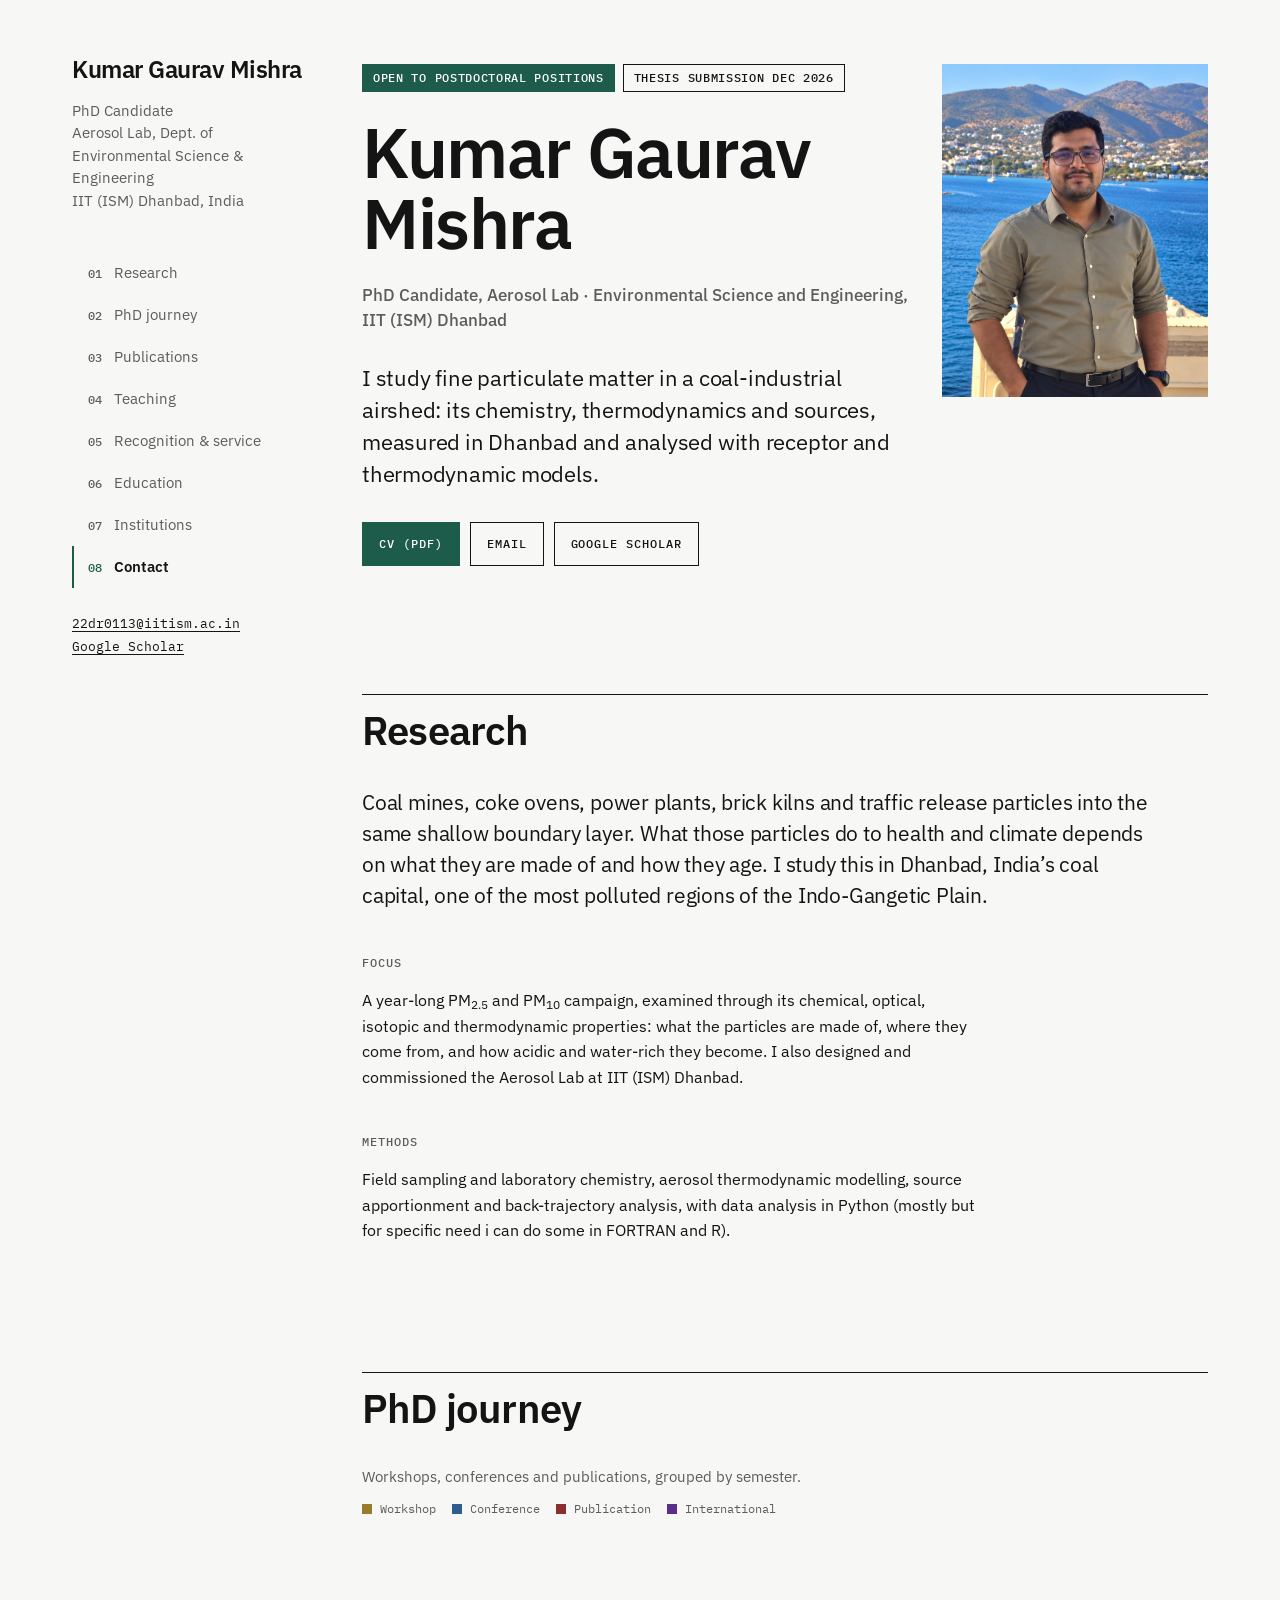
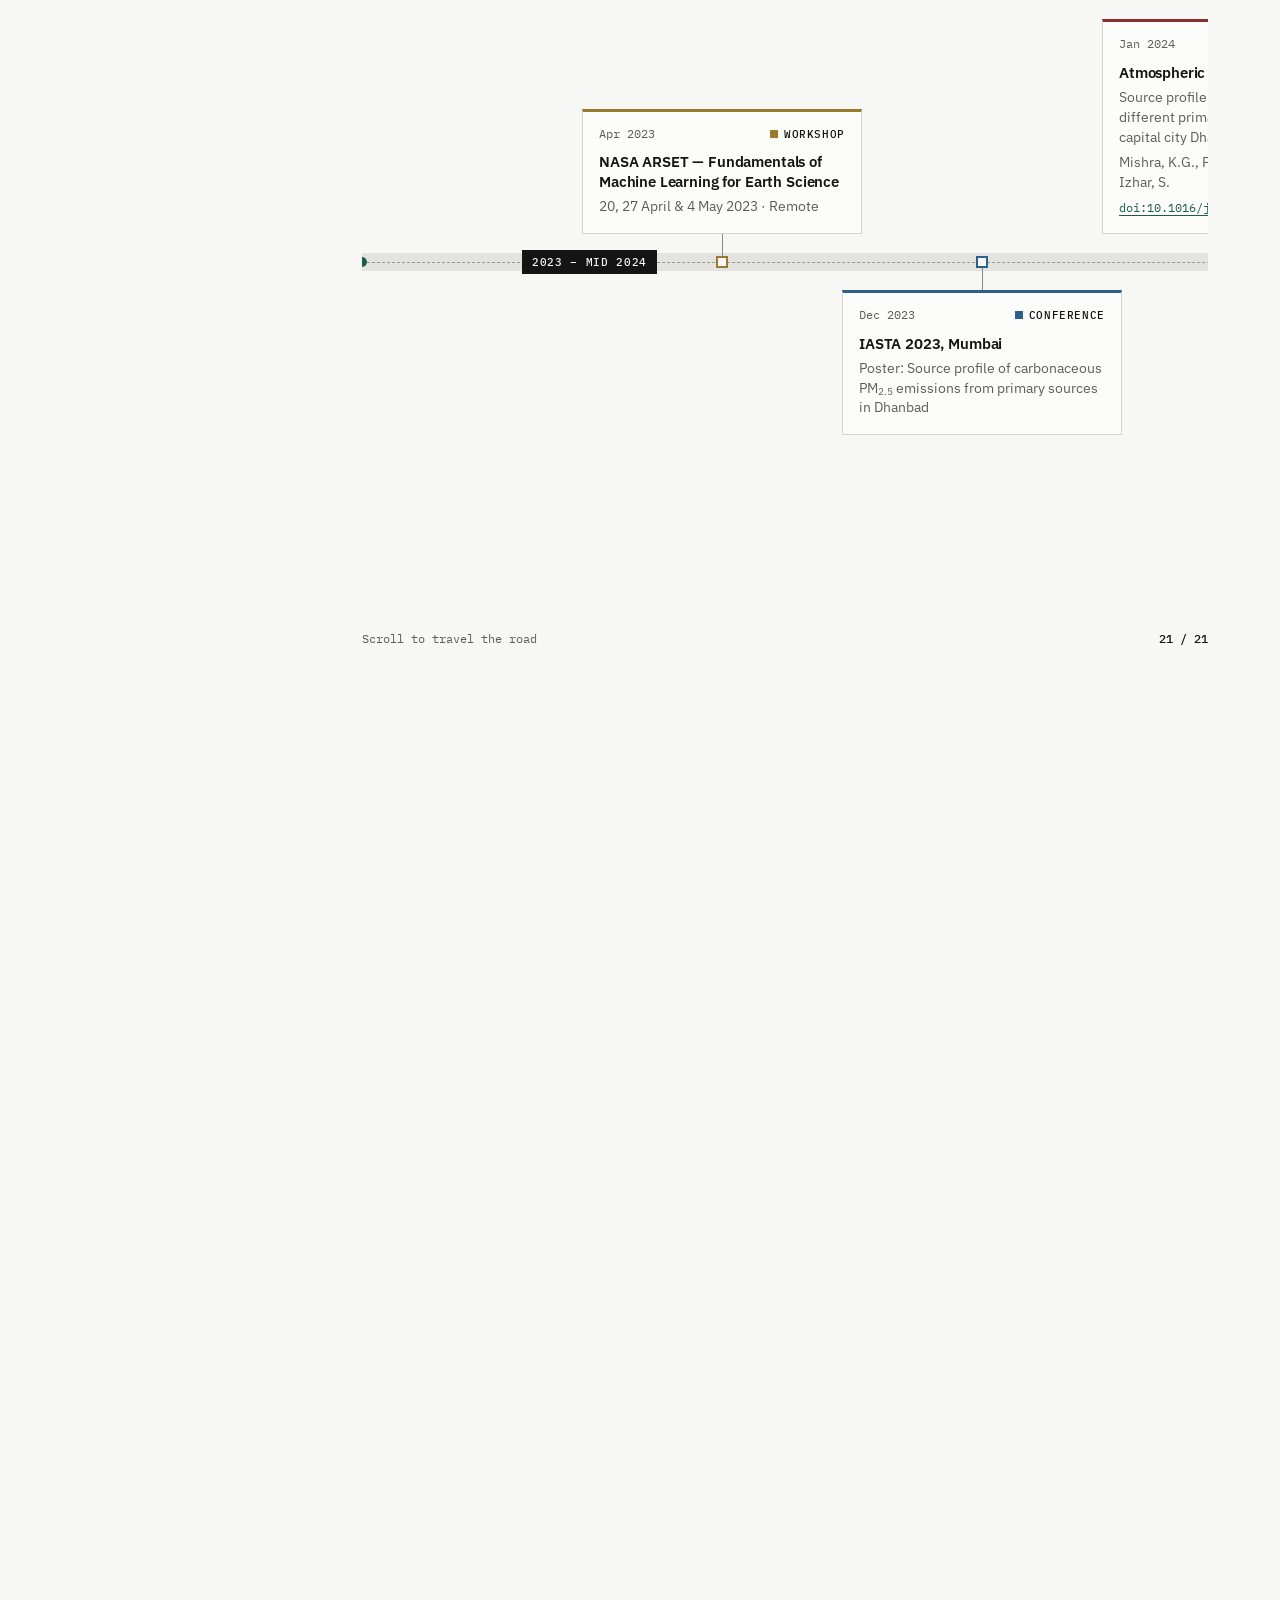
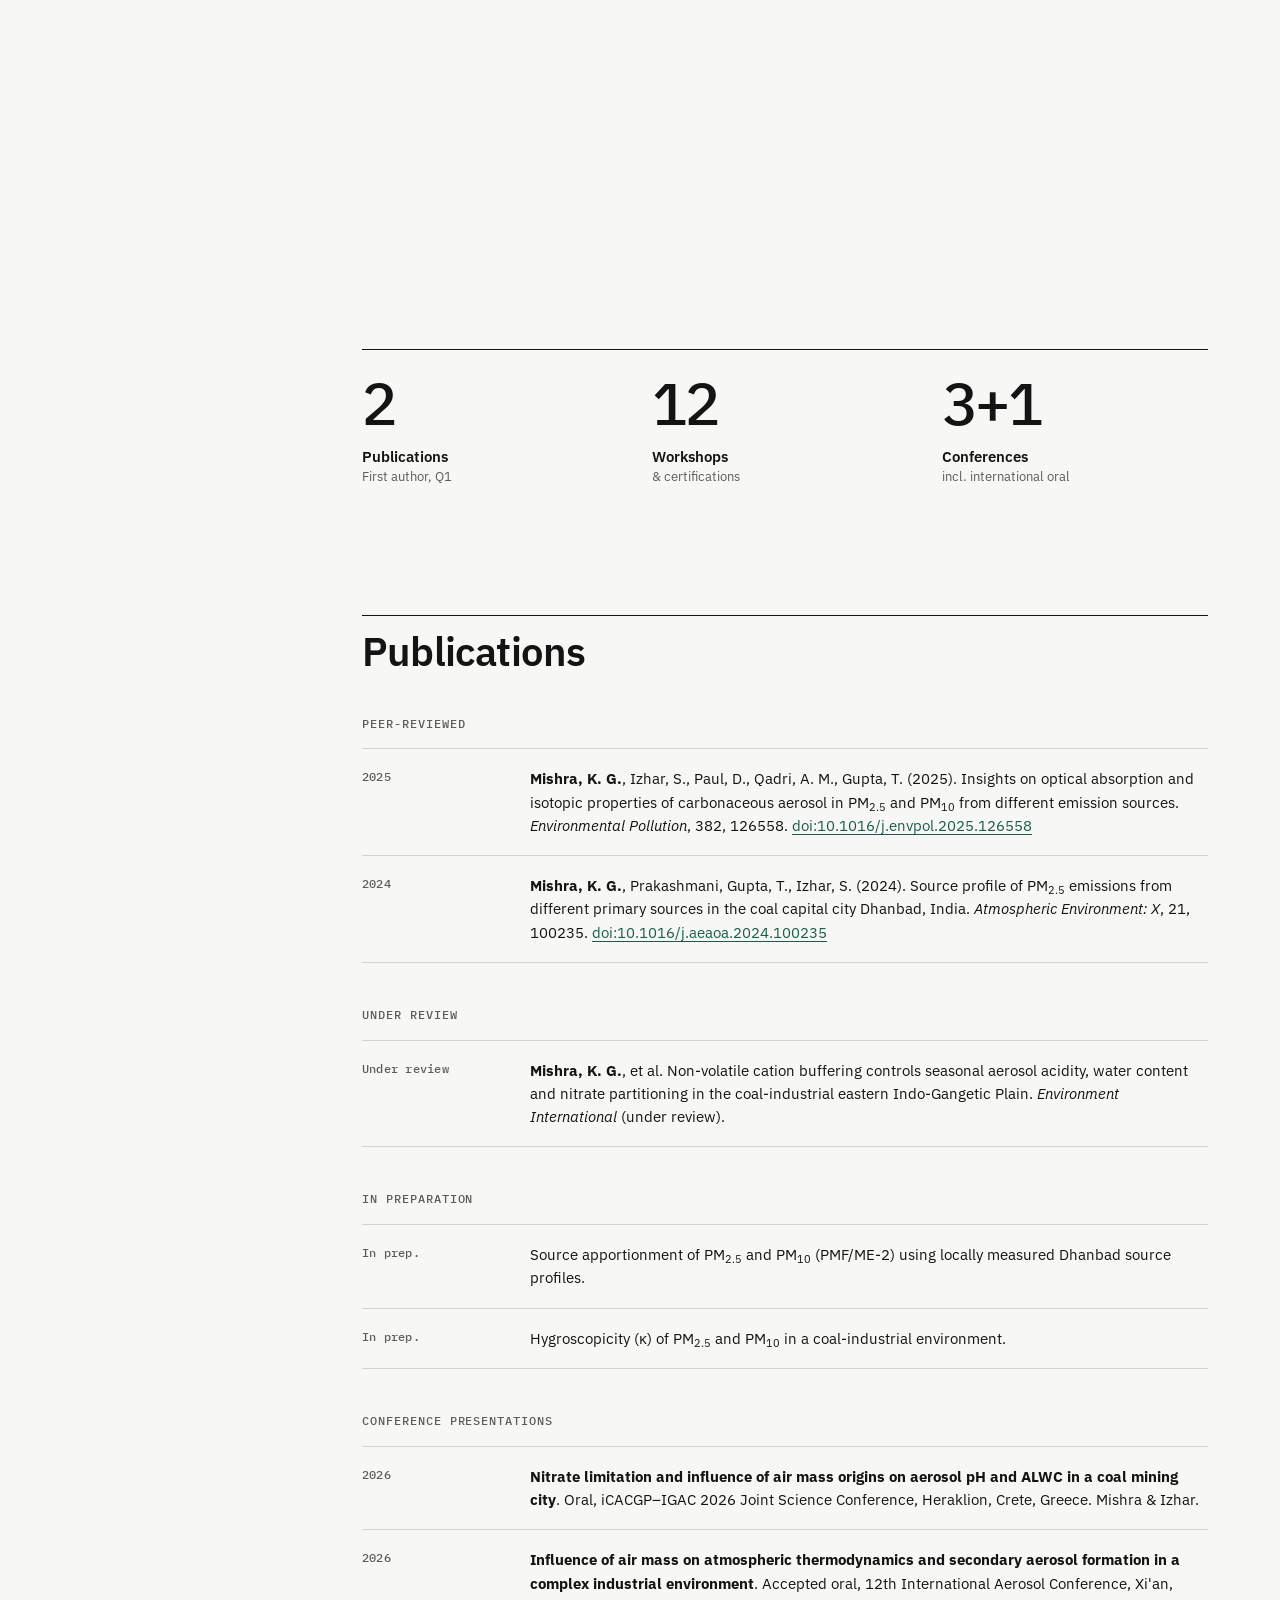
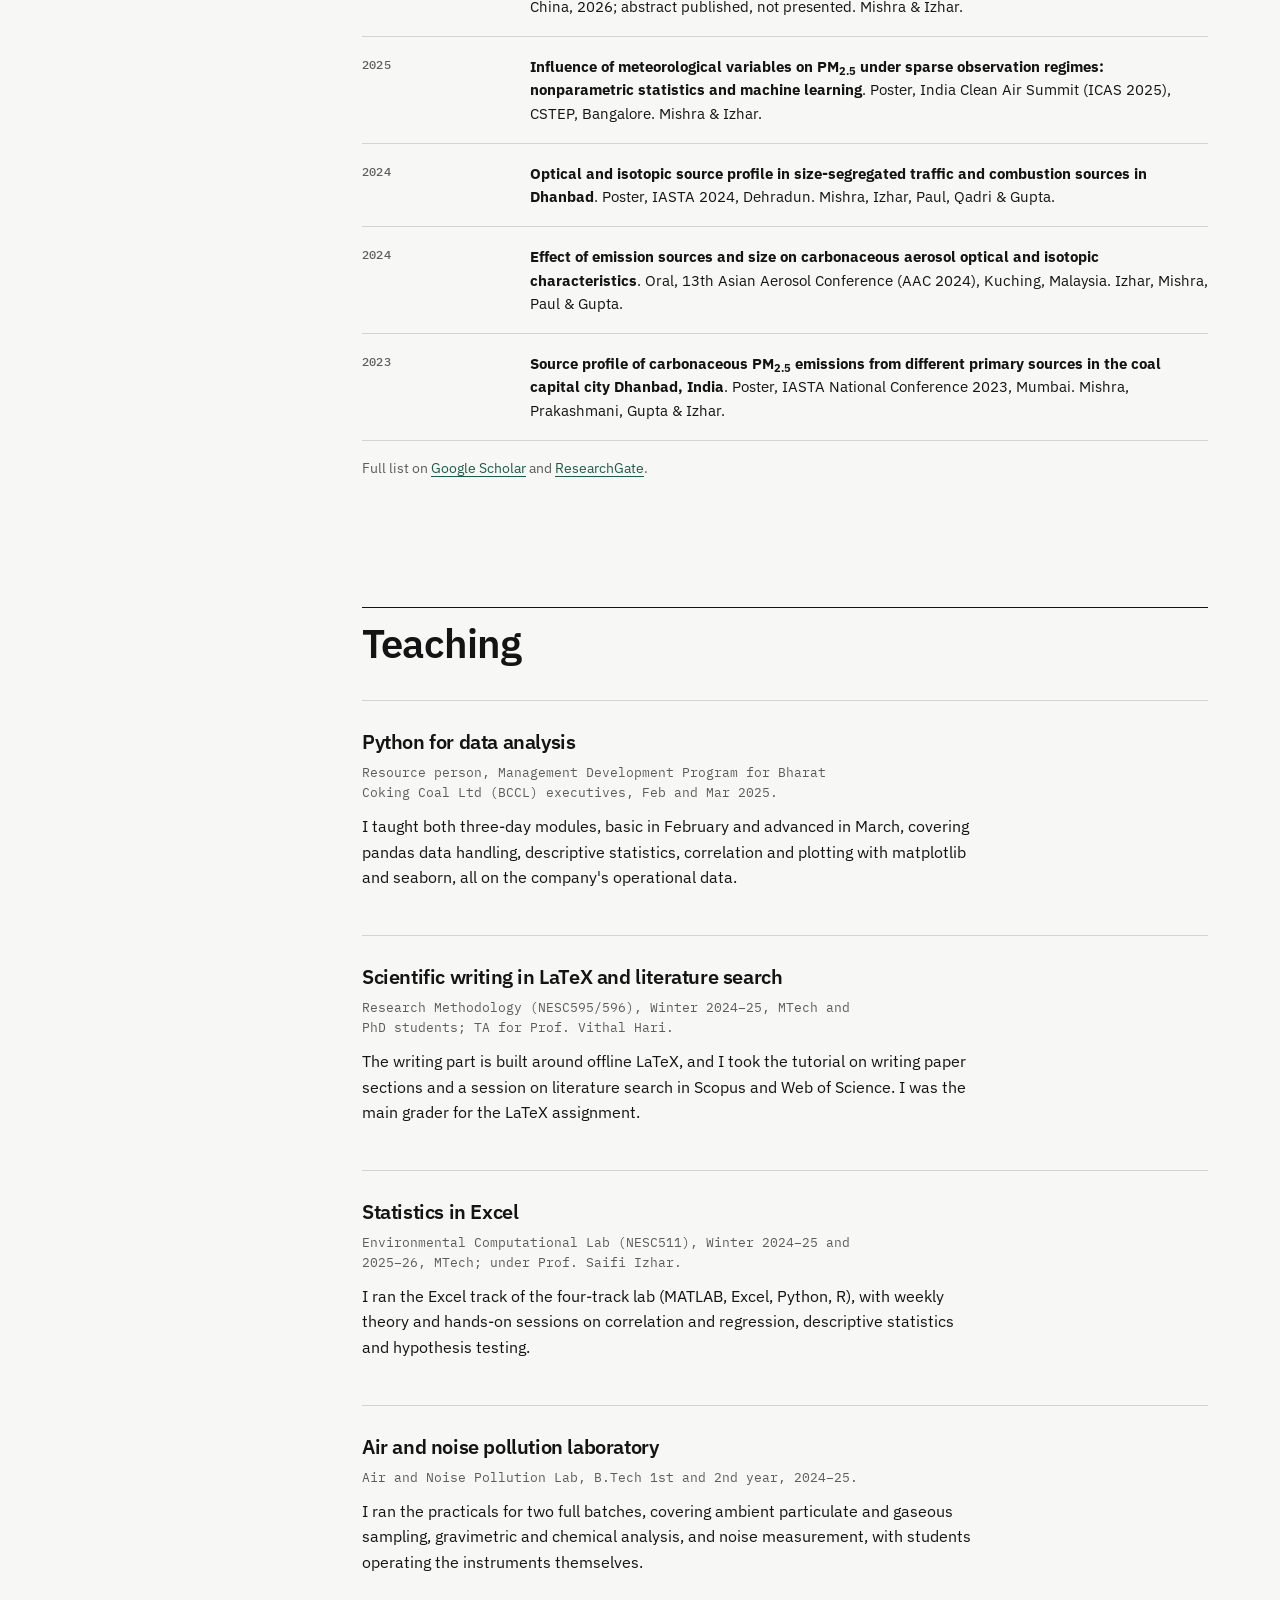
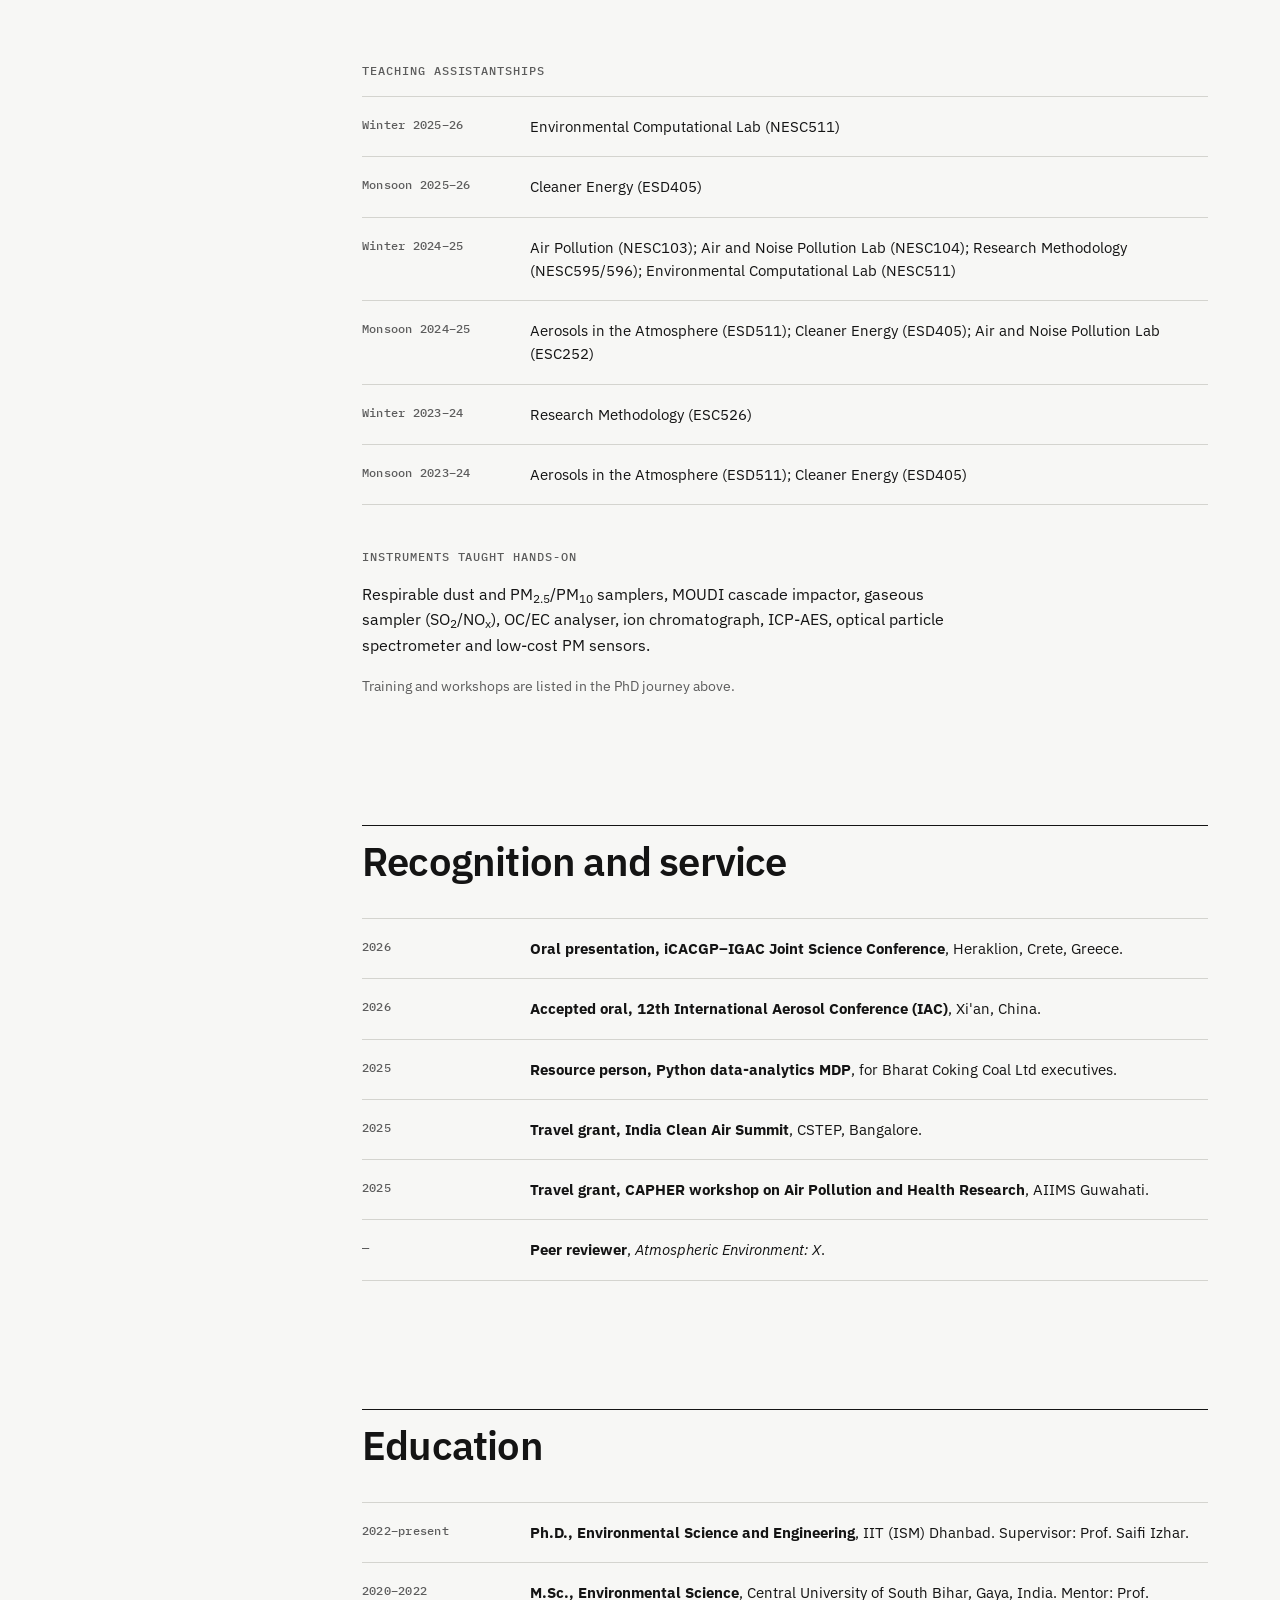
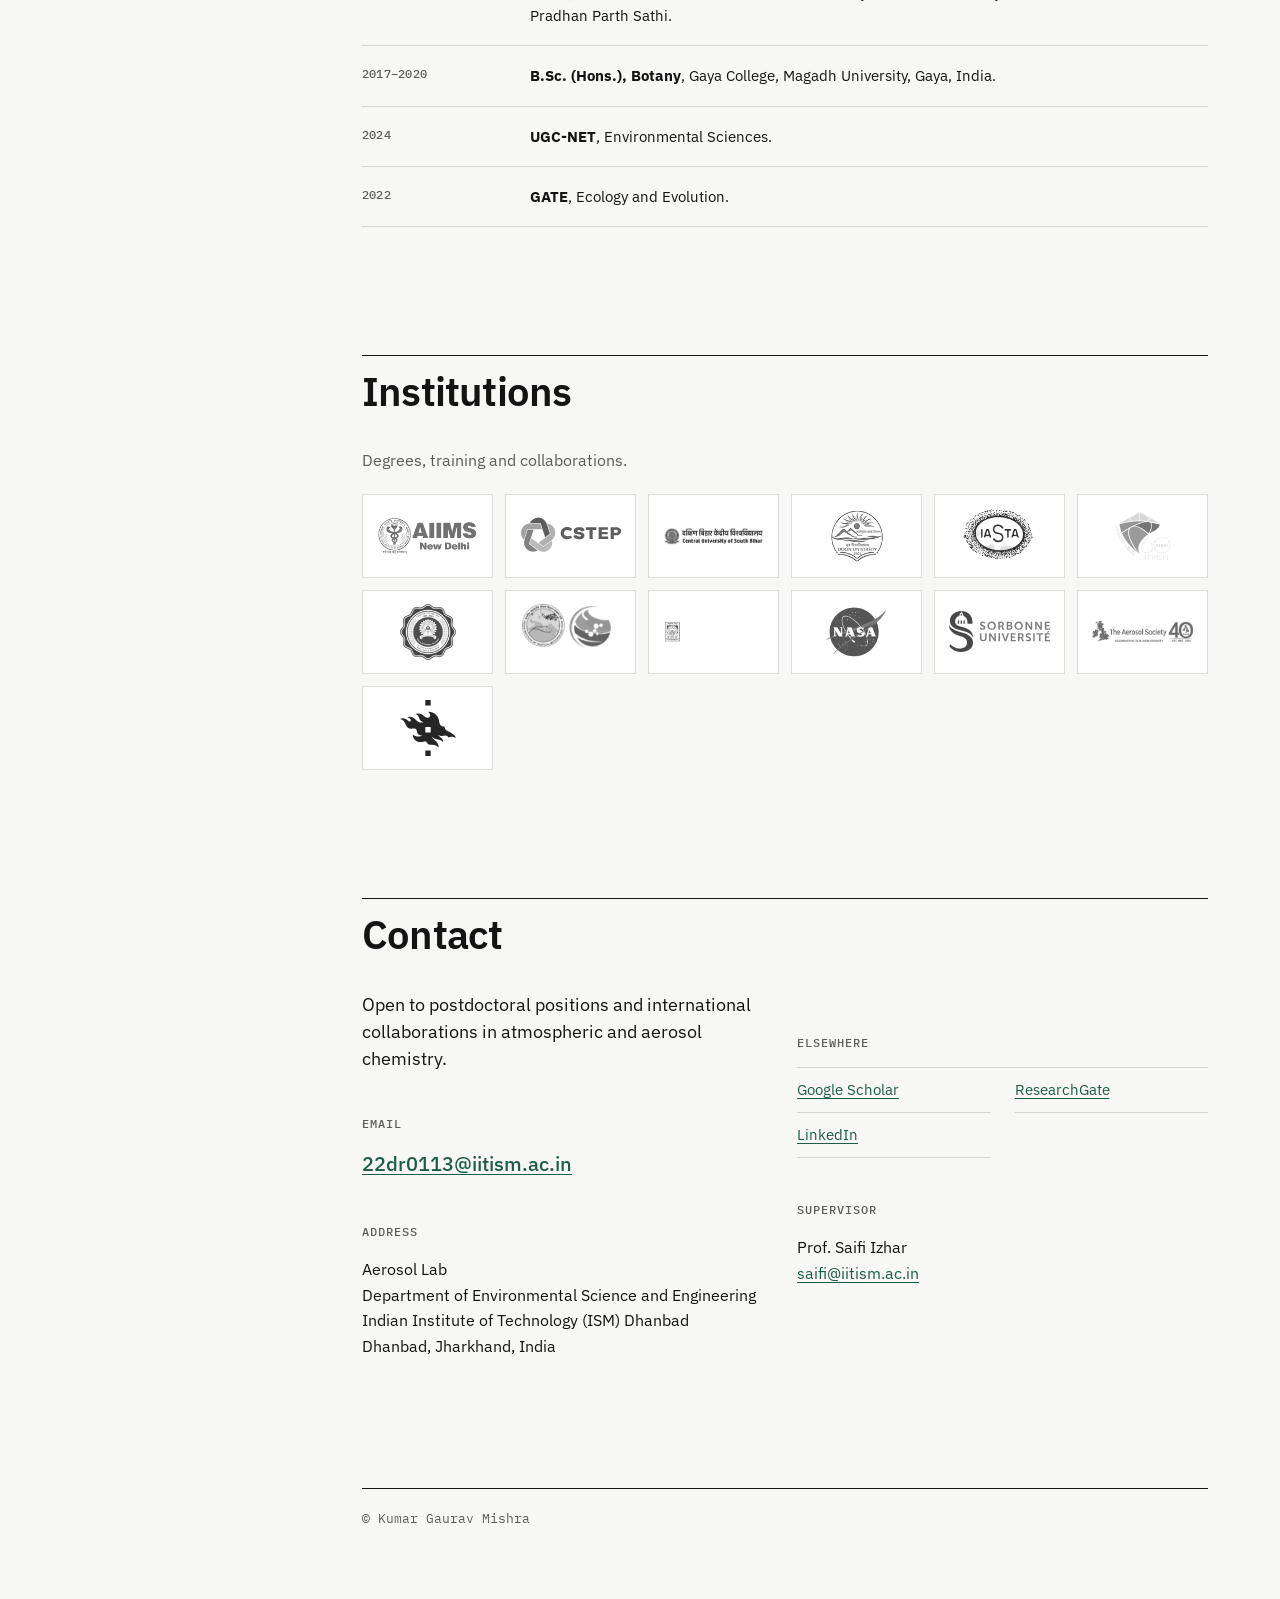
<file: index.html>
<!doctype html>
<html lang="en">
<head>
<meta charset="UTF-8">
<meta name="viewport" content="width=device-width, initial-scale=1.0">
<script>document.documentElement.classList.add('js');</script>
<title>Kumar Gaurav Mishra — Atmospheric Aerosol Chemistry</title>
<meta name="description" content="Kumar Gaurav Mishra, PhD candidate at IIT (ISM) Dhanbad: chemistry, thermodynamics and sources of PM2.5 and PM10 in coal-industrial airsheds.">
<link rel="icon" href="favicon.svg" type="image/svg+xml">
<link rel="preconnect" href="https://fonts.googleapis.com">
<link rel="preconnect" href="https://fonts.gstatic.com" crossorigin>
<link href="https://fonts.googleapis.com/css2?family=IBM+Plex+Mono:wght@400;500&family=IBM+Plex+Sans:wght@400;500;600&display=swap" rel="stylesheet">
<link rel="stylesheet" href="style.css">
</head>
<body>

<a class="skip" href="#main">Skip to content</a>

<div class="page">

  <aside class="side" id="side" aria-label="Profile and section navigation">
    <div class="side-bar">
      <a class="brand" href="#top">Kumar Gaurav Mishra</a>
      <button class="menu-btn" type="button" aria-expanded="false" aria-controls="side-body">Menu</button>
    </div>
    <div class="side-body" id="side-body">
      <p class="role">PhD Candidate<br>Aerosol Lab, Dept. of Environmental Science &amp; Engineering<br>IIT (ISM) Dhanbad, India</p>
      <nav aria-label="Sections">
        <ol class="nav">
          <li><a href="#research"><span class="n">01</span>Research</a></li>
          <li><a href="#journey"><span class="n">02</span>PhD journey</a></li>
          <li><a href="#publications"><span class="n">03</span>Publications</a></li>
          <li><a href="#teaching"><span class="n">04</span>Teaching</a></li>
          <li><a href="#recognition"><span class="n">05</span>Recognition &amp; service</a></li>
          <li><a href="#education"><span class="n">06</span>Education</a></li>
          <li><a href="#affiliations"><span class="n">07</span>Institutions</a></li>
          <li><a href="#contact"><span class="n">08</span>Contact</a></li>
        </ol>
      </nav>
      <p class="side-contact">
        <a href="mailto:22dr0113@iitism.ac.in">22dr0113@iitism.ac.in</a><br>
        <a href="https://scholar.google.co.in/citations?hl=en&amp;user=PaZtUNUAAAAJ">Google Scholar</a>
      </p>
    </div>
  </aside>

  <main id="main" class="content">

    <section id="top" class="hero" aria-labelledby="hero-name">
      <figure class="hero-photo">
        <img src="profile.jpg" alt="Portrait of Kumar Gaurav Mishra" width="859" height="900" loading="eager" fetchpriority="high">
      </figure>
      <div class="hero-text">
        <p class="status"><span>Open to postdoctoral positions</span><span>Thesis submission Dec 2026</span></p>
        <h1 id="hero-name">Kumar Gaurav Mishra</h1>
        <p class="hero-role">PhD Candidate, Aerosol Lab &middot; Environmental Science and Engineering, IIT (ISM) Dhanbad</p>
        <p class="hero-statement">I study fine particulate matter in a coal-industrial airshed: its chemistry, thermodynamics and sources, measured in Dhanbad and analysed with receptor and thermodynamic models.</p>
        <div class="btns">
          <a class="btn btn--primary" href="CV_KumarGauravMishra.pdf">CV (PDF)</a>
          <a class="btn" href="mailto:22dr0113@iitism.ac.in">Email</a>
          <a class="btn" href="https://scholar.google.co.in/citations?hl=en&amp;user=PaZtUNUAAAAJ">Google Scholar</a>
        </div>
      </div>
    </section>

    <section id="research" class="sec" aria-labelledby="h-research">
      <header class="sec-head"><h2 id="h-research">Research</h2></header>

      <p class="lead">Coal mines, coke ovens, power plants, brick kilns and traffic release particles into the same shallow boundary layer. What those particles do to health and climate depends on what they are made of and how they age. I study this in Dhanbad, India&rsquo;s coal capital, one of the most polluted regions of the Indo-Gangetic Plain.</p>

      <h3 class="sub-h">Focus</h3>
      <p>A year-long PM<sub>2.5</sub> and PM<sub>10</sub> campaign, examined through its chemical, optical, isotopic and thermodynamic properties: what the particles are made of, where they come from, and how acidic and water-rich they become. I also designed and commissioned the Aerosol Lab at IIT (ISM) Dhanbad.</p>

      <h3 class="sub-h">Methods</h3>
      <p>Field sampling and laboratory chemistry, aerosol thermodynamic modelling, source apportionment and back-trajectory analysis, with data analysis in Python (mostly but for specific need i can do some in FORTRAN and R).</p>
    </section>

    <section id="journey" class="journey" aria-labelledby="h-journey">
      <div class="j-stage" id="j-stage">
        <header class="sec-head j-head"><h2 id="h-journey">PhD journey</h2></header>
        <div class="j-intro">
          <p>Workshops, conferences and publications, grouped by semester.</p>
          <ul class="legend" aria-label="Milestone types">
            <li><span class="sw" style="background:#9a7b2e"></span>Workshop</li>
            <li><span class="sw" style="background:#2e5e8c"></span>Conference</li>
            <li><span class="sw" style="background:#8c2e2e"></span>Publication</li>
            <li><span class="sw" style="background:#5a2e8c"></span>International</li>
          </ul>
        </div>
        <div class="j-track" id="j-track">
          <div class="j-road-h" aria-hidden="true"></div>
          <svg class="j-prog-h" height="18" aria-hidden="true" focusable="false"><line x1="0" y1="9" x2="0" y2="9"></line><circle class="j-front" cx="0" cy="9" r="5"></circle></svg>
          <div class="j-road-v" aria-hidden="true"></div>
          <div class="j-prog-v" aria-hidden="true"></div>
        </div>
        <p class="j-foot"><span class="j-hint">Scroll to travel the road</span><span class="j-count" id="j-count" aria-live="off">00 / 00</span></p>
      </div>
    </section>

    <ul class="metrics" id="metrics" aria-label="PhD milestones in numbers"></ul>

    <section id="publications" class="sec" aria-labelledby="h-pubs">
      <header class="sec-head"><h2 id="h-pubs">Publications</h2></header>

      <h3 class="sub-h">Peer-reviewed</h3>
      <ul class="rows">
        <li>
          <span class="yr">2025</span>
          <p class="cite"><b>Mishra, K. G.</b>, Izhar, S., Paul, D., Qadri, A. M., Gupta, T. (2025). Insights on optical absorption and isotopic properties of carbonaceous aerosol in PM<sub>2.5</sub> and PM<sub>10</sub> from different emission sources. <i>Environmental Pollution</i>, 382, 126558. <a href="https://doi.org/10.1016/j.envpol.2025.126558">doi:10.1016/j.envpol.2025.126558</a></p>
        </li>
        <li>
          <span class="yr">2024</span>
          <p class="cite"><b>Mishra, K. G.</b>, Prakashmani, Gupta, T., Izhar, S. (2024). Source profile of PM<sub>2.5</sub> emissions from different primary sources in the coal capital city Dhanbad, India. <i>Atmospheric Environment: X</i>, 21, 100235. <a href="https://doi.org/10.1016/j.aeaoa.2024.100235">doi:10.1016/j.aeaoa.2024.100235</a></p>
        </li>
      </ul>

      <h3 class="sub-h">Under review</h3>
      <ul class="rows">
        <li>
          <span class="yr">Under review</span>
          <p class="cite"><b>Mishra, K. G.</b>, et al. Non-volatile cation buffering controls seasonal aerosol acidity, water content and nitrate partitioning in the coal-industrial eastern Indo-Gangetic Plain. <i>Environment International</i> (under review).</p>
        </li>
      </ul>

      <h3 class="sub-h">In preparation</h3>
      <ul class="rows">
        <li>
          <span class="yr">In prep.</span>
          <p class="cite">Source apportionment of PM<sub>2.5</sub> and PM<sub>10</sub> (PMF/ME-2) using locally measured Dhanbad source profiles.</p>
        </li>
        <li>
          <span class="yr">In prep.</span>
          <p class="cite">Hygroscopicity (&kappa;) of PM<sub>2.5</sub> and PM<sub>10</sub> in a coal-industrial environment.</p>
        </li>
      </ul>

      <h3 class="sub-h">Conference presentations</h3>
      <ul class="rows">
        <li>
          <span class="yr">2026</span>
          <p class="cite"><b>Nitrate limitation and influence of air mass origins on aerosol pH and ALWC in a coal mining city</b>. Oral, iCACGP&ndash;IGAC 2026 Joint Science Conference, Heraklion, Crete, Greece. Mishra &amp; Izhar.</p>
        </li>
        <li>
          <span class="yr">2026</span>
          <p class="cite"><b>Influence of air mass on atmospheric thermodynamics and secondary aerosol formation in a complex industrial environment</b>. Accepted oral, 12th International Aerosol Conference, Xi'an, China, 2026; abstract published, not presented. Mishra &amp; Izhar.</p>
        </li>
        <li>
          <span class="yr">2025</span>
          <p class="cite"><b>Influence of meteorological variables on PM<sub>2.5</sub> under sparse observation regimes: nonparametric statistics and machine learning</b>. Poster, India Clean Air Summit (ICAS 2025), CSTEP, Bangalore. Mishra &amp; Izhar.</p>
        </li>
        <li>
          <span class="yr">2024</span>
          <p class="cite"><b>Optical and isotopic source profile in size-segregated traffic and combustion sources in Dhanbad</b>. Poster, IASTA 2024, Dehradun. Mishra, Izhar, Paul, Qadri &amp; Gupta.</p>
        </li>
        <li>
          <span class="yr">2024</span>
          <p class="cite"><b>Effect of emission sources and size on carbonaceous aerosol optical and isotopic characteristics</b>. Oral, 13th Asian Aerosol Conference (AAC 2024), Kuching, Malaysia. Izhar, Mishra, Paul &amp; Gupta.</p>
        </li>
        <li>
          <span class="yr">2023</span>
          <p class="cite"><b>Source profile of carbonaceous PM<sub>2.5</sub> emissions from different primary sources in the coal capital city Dhanbad, India</b>. Poster, IASTA National Conference 2023, Mumbai. Mishra, Prakashmani, Gupta &amp; Izhar.</p>
        </li>
      </ul>
      <p class="small-note">Full list on <a href="https://scholar.google.co.in/citations?hl=en&amp;user=PaZtUNUAAAAJ">Google Scholar</a> and <a href="https://www.researchgate.net/profile/Kumar-Mishra-6">ResearchGate</a>.</p>
    </section>

    <section id="teaching" class="sec" aria-labelledby="h-teach">
      <header class="sec-head"><h2 id="h-teach">Teaching</h2></header>

      <article class="course">
        <h3>Python for data analysis</h3>
        <p class="meta">Resource person, Management Development Program for Bharat Coking Coal Ltd (BCCL) executives, Feb and Mar 2025.</p>
        <p>I taught both three-day modules, basic in February and advanced in March, covering pandas data handling, descriptive statistics, correlation and plotting with matplotlib and seaborn, all on the company's operational data.</p>
      </article>

      <article class="course">
        <h3>Scientific writing in LaTeX and literature search</h3>
        <p class="meta">Research Methodology (NESC595/596), Winter 2024&ndash;25, MTech and PhD students; TA for Prof. Vithal Hari.</p>
        <p>The writing part is built around offline LaTeX, and I took the tutorial on writing paper sections and a session on literature search in Scopus and Web of Science. I was the main grader for the LaTeX assignment.</p>
      </article>

      <article class="course">
        <h3>Statistics in Excel</h3>
        <p class="meta">Environmental Computational Lab (NESC511), Winter 2024&ndash;25 and 2025&ndash;26, MTech; under Prof. Saifi Izhar.</p>
        <p>I ran the Excel track of the four-track lab (MATLAB, Excel, Python, R), with weekly theory and hands-on sessions on correlation and regression, descriptive statistics and hypothesis testing.</p>
      </article>

      <article class="course">
        <h3>Air and noise pollution laboratory</h3>
        <p class="meta">Air and Noise Pollution Lab, B.Tech 1st and 2nd year, 2024&ndash;25.</p>
        <p>I ran the practicals for two full batches, covering ambient particulate and gaseous sampling, gravimetric and chemical analysis, and noise measurement, with students operating the instruments themselves.</p>
      </article>

      <h3 class="sub-h">Teaching assistantships</h3>
      <ul class="rows">
        <li><span class="yr">Winter 2025&ndash;26</span><p class="cite">Environmental Computational Lab (NESC511)</p></li>
        <li><span class="yr">Monsoon 2025&ndash;26</span><p class="cite">Cleaner Energy (ESD405)</p></li>
        <li><span class="yr">Winter 2024&ndash;25</span><p class="cite">Air Pollution (NESC103); Air and Noise Pollution Lab (NESC104); Research Methodology (NESC595/596); Environmental Computational Lab (NESC511)</p></li>
        <li><span class="yr">Monsoon 2024&ndash;25</span><p class="cite">Aerosols in the Atmosphere (ESD511); Cleaner Energy (ESD405); Air and Noise Pollution Lab (ESC252)</p></li>
        <li><span class="yr">Winter 2023&ndash;24</span><p class="cite">Research Methodology (ESC526)</p></li>
        <li><span class="yr">Monsoon 2023&ndash;24</span><p class="cite">Aerosols in the Atmosphere (ESD511); Cleaner Energy (ESD405)</p></li>
      </ul>

      <h3 class="sub-h">Instruments taught hands-on</h3>
      <p>Respirable dust and PM<sub>2.5</sub>/PM<sub>10</sub> samplers, MOUDI cascade impactor, gaseous sampler (SO<sub>2</sub>/NO<sub>x</sub>), OC/EC analyser, ion chromatograph, ICP-AES, optical particle spectrometer and low-cost PM sensors.</p>
      <p class="small-note">Training and workshops are listed in the PhD journey above.</p>
    </section>

    <section id="recognition" class="sec" aria-labelledby="h-recog">
      <header class="sec-head"><h2 id="h-recog">Recognition and service</h2></header>
      <ul class="rows">
        <li><span class="yr">2026</span><p class="cite"><b>Oral presentation, iCACGP&ndash;IGAC Joint Science Conference</b>, Heraklion, Crete, Greece.</p></li>
        <li><span class="yr">2026</span><p class="cite"><b>Accepted oral, 12th International Aerosol Conference (IAC)</b>, Xi'an, China.</p></li>
        <li><span class="yr">2025</span><p class="cite"><b>Resource person, Python data-analytics MDP</b>, for Bharat Coking Coal Ltd executives.</p></li>
        <li><span class="yr">2025</span><p class="cite"><b>Travel grant, India Clean Air Summit</b>, CSTEP, Bangalore.</p></li>
        <li><span class="yr">2025</span><p class="cite"><b>Travel grant, CAPHER workshop on Air Pollution and Health Research</b>, AIIMS Guwahati.</p></li>
        <li><span class="yr">&mdash;</span><p class="cite"><b>Peer reviewer</b>, <i>Atmospheric Environment: X</i>.</p></li>
      </ul>
    </section>

    <section id="education" class="sec" aria-labelledby="h-edu">
      <header class="sec-head"><h2 id="h-edu">Education</h2></header>
      <ul class="rows">
        <li><span class="yr">2022&ndash;present</span><p class="cite"><b>Ph.D., Environmental Science and Engineering</b>, IIT (ISM) Dhanbad. Supervisor: Prof. Saifi Izhar.</p></li>
        <li><span class="yr">2020&ndash;2022</span><p class="cite"><b>M.Sc., Environmental Science</b>, Central University of South Bihar, Gaya, India. Mentor: Prof. Pradhan Parth Sathi.</p></li>
        <li><span class="yr">2017&ndash;2020</span><p class="cite"><b>B.Sc. (Hons.), Botany</b>, Gaya College, Magadh University, Gaya, India.</p></li>
        <li><span class="yr">2024</span><p class="cite"><b>UGC-NET</b>, Environmental Sciences.</p></li>
        <li><span class="yr">2022</span><p class="cite"><b>GATE</b>, Ecology and Evolution.</p></li>
      </ul>
    </section>

    <section id="affiliations" class="sec" aria-labelledby="h-aff">
      <header class="sec-head"><h2 id="h-aff">Institutions</h2></header>
      <p class="aff-note">Degrees, training and collaborations.</p>
      <ul class="logos">
<!--LOGOS-->
        <li><img src="logos/AIIMS.png" alt="AIIMS" title="AIIMS" loading="lazy" decoding="async"></li>
        <li><img src="logos/CSTEP.svg" alt="CSTEP" title="CSTEP" loading="lazy" decoding="async"></li>
        <li><img src="logos/Central-University-of-South-Bihar.png" alt="Central University of South Bihar" title="Central University of South Bihar" loading="lazy" decoding="async"></li>
        <li><img src="logos/Doon-University.png" alt="Doon University" title="Doon University" loading="lazy" decoding="async"></li>
        <li><img src="logos/IASTA.png" alt="IASTA" title="IASTA" loading="lazy" decoding="async"></li>
        <li><img src="logos/IIT-Delhi.png" alt="IIT Delhi" title="IIT Delhi" loading="lazy" decoding="async"></li>
        <li><img src="logos/IIT-ISM-Dhanbad.png" alt="IIT ISM Dhanbad" title="IIT ISM Dhanbad" loading="lazy" decoding="async"></li>
        <li><img src="logos/IITM-Pune.png" alt="IITM Pune" title="IITM Pune" loading="lazy" decoding="async"></li>
        <li><img src="logos/Magadh-University.png" alt="Magadh University" title="Magadh University" loading="lazy" decoding="async"></li>
        <li><img src="logos/NASA.png" alt="NASA" title="NASA" loading="lazy" decoding="async"></li>
        <li><img src="logos/Sorbonne-University.svg" alt="Sorbonne University" title="Sorbonne University" loading="lazy" decoding="async"></li>
        <li><img src="logos/The-Aerosol-Society.jpg" alt="The Aerosol Society" title="The Aerosol Society" loading="lazy" decoding="async"></li>
        <li><img src="logos/University-of-Helsinki.svg" alt="University of Helsinki" title="University of Helsinki" loading="lazy" decoding="async"></li>
        <!--/LOGOS-->
      </ul>
    </section>

    <section id="contact" class="sec" aria-labelledby="h-contact">
      <header class="sec-head"><h2 id="h-contact">Contact</h2></header>
      <div class="contact">
        <div>
          <p class="contact-lead">Open to postdoctoral positions and international collaborations in atmospheric and aerosol chemistry.</p>
          <h3 class="sub-h">Email</h3>
          <p><a class="big-link" href="mailto:22dr0113@iitism.ac.in">22dr0113@iitism.ac.in</a></p>
          <h3 class="sub-h">Address</h3>
          <address>Aerosol Lab<br>Department of Environmental Science and Engineering<br>Indian Institute of Technology (ISM) Dhanbad<br>Dhanbad, Jharkhand, India</address>
        </div>
        <div>
          <h3 class="sub-h">Elsewhere</h3>
          <ul class="plain">
            <li><a href="https://scholar.google.co.in/citations?hl=en&amp;user=PaZtUNUAAAAJ">Google Scholar</a></li>
            <li><a href="https://www.researchgate.net/profile/Kumar-Mishra-6">ResearchGate</a></li>
            <li><a href="https://www.linkedin.com/in/mkrgaurav/">LinkedIn</a></li>
          </ul>
          <h3 class="sub-h">Supervisor</h3>
          <p>Prof. Saifi Izhar<br><a href="mailto:saifi@iitism.ac.in">saifi@iitism.ac.in</a></p>
        </div>
      </div>
    </section>

    <footer class="foot">&copy; Kumar Gaurav Mishra</footer>

  </main>
</div>

<script src="journey.js"></script>
<script src="main.js" defer></script>
</body>
</html>
</file>
<file: style.css>
/* Swiss Grid — v2
   Off-white paper, one accent (deep green), IBM Plex Sans + Mono.
   12-column grid, max-width 1200px, 24px column gaps. */

:root {
  --paper: #f7f7f5;
  --ink: #141414;
  --ink-2: #5c5c5c;
  --accent: #1d5c4a;
  --accent-ink: #164a3c;
  --line: #d4d4cf;
  --road: #e3e3df;
  --road-dash: #9a9a94;
  --tick: #8a8a85;
  --card: #fcfcfb;
  --hl: #eef4f1;
  --c-workshop: #9a7b2e;
  --c-conference: #2e5e8c;
  --c-publication: #8c2e2e;
  --c-international: #5a2e8c;
  --sans: "IBM Plex Sans", system-ui, -apple-system, "Segoe UI", Roboto, Arial, sans-serif;
  --mono: "IBM Plex Mono", ui-monospace, SFMono-Regular, Menlo, Consolas, monospace;
  --gutter: 16px;
  --road-y: calc(50% + 40px);
}

*, *::before, *::after { box-sizing: border-box; }

html {
  -webkit-text-size-adjust: 100%;
  scroll-padding-top: 72px;
  scroll-behavior: smooth;
}

body {
  margin: 0;
  background: var(--paper);
  color: var(--ink);
  font-family: var(--sans);
  font-weight: 400;
  font-size: 1rem;
  line-height: 1.6;
  -webkit-font-smoothing: antialiased;
}

img { display: block; max-width: 100%; height: auto; }

a {
  color: var(--accent);
  text-underline-offset: 3px;
  text-decoration-thickness: 1px;
}
a:hover { color: var(--accent-ink); }

:focus-visible {
  outline: 2px solid var(--accent);
  outline-offset: 3px;
}

h1, h2, h3 {
  font-weight: 600;
  letter-spacing: -0.02em;
  line-height: 1.1;
  margin: 0;
}

p { margin: 0 0 1em; }
sub, sup { font-size: 0.72em; line-height: 0; }
sub { vertical-align: -0.25em; }
sup { vertical-align: 0.5em; }

.content p { max-width: 62ch; }

.skip {
  position: absolute;
  left: -9999px;
  top: 0;
  background: var(--paper);
  color: var(--ink);
  padding: 8px 12px;
  z-index: 100;
}
.skip:focus { left: 16px; top: 8px; }

/* ---------- Page grid ---------- */

.page {
  display: grid;
  grid-template-columns: minmax(0, 1fr);
  column-gap: 24px;
  max-width: 1200px;
  margin: 0 auto;
  padding: 0 var(--gutter);
}

/* Sidebar: sticky top bar on small screens */
.side {
  grid-column: 1 / -1;
  grid-row: 1;
  position: sticky;
  top: 0;
  z-index: 50;
  margin: 0 calc(var(--gutter) * -1);
  padding: 0 var(--gutter);
  background: var(--paper);
  border-bottom: 1px solid var(--ink);
  align-self: start;
}

.side-bar {
  display: flex;
  align-items: center;
  justify-content: space-between;
  gap: 12px;
  min-height: 56px;
}

.brand {
  font-weight: 600;
  font-size: 1rem;
  letter-spacing: -0.01em;
  color: var(--ink);
  text-decoration: none;
}

.menu-btn {
  display: inline-flex;
  align-items: center;
  justify-content: center;
  min-height: 44px;
  padding: 0 14px;
  border: 1px solid var(--ink);
  border-radius: 0;
  background: transparent;
  color: var(--ink);
  font-family: var(--mono);
  font-size: 12px;
  font-weight: 500;
  letter-spacing: 0.08em;
  text-transform: uppercase;
  cursor: pointer;
}
.menu-btn:hover { background: var(--ink); color: var(--paper); }

.side-body { display: none; padding: 8px 0 20px; max-height: calc(100vh - 56px); overflow-y: auto; }
.side.is-open .side-body { display: block; }

.role {
  font-size: 0.9375rem;
  line-height: 1.5;
  color: var(--ink-2);
  margin: 8px 0 20px;
}

.nav { list-style: none; margin: 0; padding: 0; }
.nav a {
  display: flex;
  align-items: baseline;
  gap: 12px;
  padding: 9px 0 9px 14px;
  border-left: 2px solid transparent;
  color: var(--ink-2);
  text-decoration: none;
  font-size: 0.9375rem;
}
.nav a:hover { color: var(--ink); }
.nav .n {
  font-family: var(--mono);
  font-size: 12px;
  font-weight: 500;
  color: var(--ink-2);
  min-width: 2ch;
}
.nav a.is-active {
  color: var(--ink);
  font-weight: 600;
  border-left-color: var(--accent);
}
.nav a.is-active .n { color: var(--accent); }

.side-contact {
  font-family: var(--mono);
  font-size: 13px;
  line-height: 1.8;
  margin: 24px 0 0;
  word-break: break-word;
}
.side-contact a { color: var(--ink); }

.content {
  grid-column: 1 / -1;
  grid-row: 2;
  min-width: 0;
  padding-top: 32px;
  padding-bottom: 0;
}

/* ---------- Hero ---------- */

.hero {
  display: grid;
  grid-template-columns: minmax(0, 1fr);
  gap: 32px;
  padding-top: 8px;
}

.hero-photo {
  order: -1;
  margin: 0;
  width: 100%;
  max-width: 280px;
  overflow: hidden;
}
.hero-photo img {
  width: 100%;
  aspect-ratio: 4 / 5;
  height: auto;
  object-fit: cover;
  object-position: 50% 30%;
  display: block;
}

.status {
  display: flex;
  flex-wrap: wrap;
  gap: 8px;
  margin: 0 0 24px;
}
.status span {
  font-family: var(--mono);
  font-size: 11.5px;
  font-weight: 500;
  line-height: 1;
  text-transform: uppercase;
  letter-spacing: 0.06em;
  border: 1px solid var(--ink);
  padding: 7px 10px;
}
.status span:first-child {
  background: var(--accent);
  border-color: var(--accent);
  color: #fff;
}

h1 {
  font-size: clamp(2.5rem, 1.5rem + 3.6vw, 4.5rem);
  line-height: 1.02;
  letter-spacing: -0.02em;
  margin-bottom: 0.35em;
}

.hero-role {
  font-size: 1.0625rem;
  font-weight: 500;
  line-height: 1.5;
  color: var(--ink-2);
  margin: 0 0 28px;
}

.hero-statement {
  font-size: clamp(1.125rem, 1rem + 0.5vw, 1.375rem);
  line-height: 1.45;
  letter-spacing: -0.01em;
  max-width: 30ch;
  margin: 0 0 32px;
}

.btns { display: flex; flex-wrap: wrap; gap: 10px; }

.btn {
  display: inline-flex;
  align-items: center;
  justify-content: center;
  min-height: 44px;
  padding: 0 16px;
  border: 1px solid var(--ink);
  border-radius: 0;
  background: transparent;
  color: var(--ink);
  font-family: var(--mono);
  font-size: 12px;
  font-weight: 500;
  line-height: 1;
  letter-spacing: 0.08em;
  text-transform: uppercase;
  text-decoration: none;
  cursor: pointer;
}
.btn:hover { background: var(--ink); color: var(--paper); }
.btn--primary { background: var(--accent); border-color: var(--accent); color: #fff; }
.btn--primary:hover { background: var(--accent-ink); border-color: var(--accent-ink); color: #fff; }

/* ---------- Sections ---------- */

.sec { margin-top: 88px; scroll-margin-top: 72px; }

.sec-head {
  display: flex;
  align-items: baseline;
  flex-wrap: wrap;
  gap: 4px 20px;
  border-top: 1px solid var(--ink);
  padding-top: 14px;
  margin-bottom: 36px;
}
.sec-head h2 {
  font-size: clamp(1.75rem, 1.4rem + 1.4vw, 2.5rem);
  line-height: 1.05;
}

.lead {
  font-size: clamp(1.125rem, 1.05rem + 0.4vw, 1.3rem);
  line-height: 1.5;
  letter-spacing: -0.01em;
  max-width: 52ch;
}

.sub-h {
  font-family: var(--mono);
  font-size: 12px;
  font-weight: 500;
  line-height: 1.4;
  text-transform: uppercase;
  letter-spacing: 0.08em;
  color: var(--ink-2);
  margin: 44px 0 16px;
}

.rows {
  list-style: none;
  margin: 0;
  padding: 0;
  border-top: 1px solid var(--line);
}
.rows li {
  display: grid;
  grid-template-columns: 7.25rem minmax(0, 1fr);
  column-gap: 16px;
  padding: 18px 0;
  border-bottom: 1px solid var(--line);
}
.yr {
  font-family: var(--mono);
  font-size: 12px;
  font-weight: 500;
  line-height: 1.7;
  letter-spacing: 0.02em;
  color: var(--ink-2);
}
.cite {
  margin: 0;
  max-width: none !important;
  font-size: 0.9375rem;
  line-height: 1.55;
}

.small-note {
  font-size: 0.875rem;
  color: var(--ink-2);
  margin-top: 16px;
}

.course {
  padding: 28px 0;
  border-top: 1px solid var(--line);
}
.course h3 {
  font-size: 1.25rem;
  line-height: 1.25;
  margin: 0 0 8px;
}
.meta {
  font-family: var(--mono);
  font-size: 12.5px;
  line-height: 1.6;
  color: var(--ink-2);
  margin: 0 0 12px;
}

.plain {
  list-style: none;
  margin: 0;
  padding: 0;
  display: grid;
  grid-template-columns: minmax(0, 1fr);
  border-top: 1px solid var(--line);
}
.plain li {
  padding: 10px 0;
  border-bottom: 1px solid var(--line);
  font-size: 0.9375rem;
}

/* ---------- Contact ---------- */

.contact {
  display: grid;
  grid-template-columns: minmax(0, 1fr);
  gap: 16px 32px;
}
.contact-lead { font-size: 1.125rem; line-height: 1.5; max-width: 40ch; }
.big-link { font-size: 1.25rem; font-weight: 500; overflow-wrap: anywhere; }
address { font-style: normal; }

/* ---------- Footer ---------- */

.foot {
  margin-top: 112px;
  padding: 20px 0 72px;
  border-top: 1px solid var(--ink);
  font-family: var(--mono);
  font-size: 12.5px;
  line-height: 1.5;
  color: var(--ink-2);
}

/* ---------- Metrics strip ---------- */

.metrics {
  list-style: none;
  margin: 72px 0 0;
  padding: 24px 0 0;
  border-top: 1px solid var(--ink);
  display: grid;
  grid-template-columns: repeat(3, minmax(0, 1fr));
  column-gap: 24px;
}
.metric { display: block; min-width: 0; }
.metric .num {
  display: block;
  font-family: var(--mono);
  font-size: clamp(2.25rem, 1.6rem + 2.6vw, 4rem);
  font-weight: 500;
  line-height: 1;
  letter-spacing: -0.03em;
  font-variant-numeric: tabular-nums;
  color: var(--ink);
}
.metric .m-label {
  display: block;
  margin-top: 14px;
  font-size: 0.9375rem;
  font-weight: 600;
  line-height: 1.3;
}
.metric .m-note {
  display: block;
  margin-top: 2px;
  font-size: 0.8125rem;
  line-height: 1.4;
  color: var(--ink-2);
}

/* ---------- Journey: shared ---------- */

.journey {
  position: relative;
  margin-top: 88px;
  scroll-margin-top: 72px;
}

.j-stage { position: relative; }

.j-head { position: relative; z-index: 3; }

.j-intro {
  position: relative;
  z-index: 3;
  display: flex;
  flex-wrap: wrap;
  justify-content: space-between;
  align-items: baseline;
  gap: 12px 24px;
  margin: 0 0 24px;
}
.j-intro p { margin: 0; font-size: 0.9375rem; color: var(--ink-2); max-width: none; }

.legend {
  list-style: none;
  margin: 0;
  padding: 0;
  display: flex;
  flex-wrap: wrap;
  gap: 6px 16px;
  font-family: var(--mono);
  font-size: 12px;
  line-height: 1.4;
  color: var(--ink-2);
}
.legend li { display: flex; align-items: center; gap: 8px; }
.sw { display: inline-block; width: 10px; height: 10px; }

.j-track { position: relative; }

.j-road-h, .j-prog-h, .j-road-v, .j-prog-v { display: none; }

.j-sign {
  display: flex;
  align-items: center;
  height: 24px;
  padding: 0 10px;
  background: var(--ink);
  color: var(--paper);
  font-family: var(--mono);
  font-size: 11px;
  font-weight: 500;
  line-height: 1;
  letter-spacing: 0.06em;
  text-transform: uppercase;
  white-space: nowrap;
}

.j-item { --c: var(--ink-2); }
.t-workshop { --c: var(--c-workshop); }
.t-conference { --c: var(--c-conference); }
.t-publication { --c: var(--c-publication); }
.t-international { --c: var(--c-international); }

.j-dot {
  position: absolute;
  width: 12px;
  height: 12px;
  box-sizing: border-box;
  border: 2px solid var(--c);
  background: var(--paper);
  transition: opacity 0.6s ease;
}
.j-item.is-hl .j-dot { background: var(--c); }

.j-tick {
  position: absolute;
  display: block;
  background: var(--tick);
  transition: transform 0.6s ease, opacity 0.6s ease;
}

.j-card {
  position: relative;
  margin: 0;
  padding: 14px 16px 16px;
  border: 1px solid var(--line);
  border-top: 3px solid var(--c);
  background: var(--card);
  text-align: left;
  transition: opacity 0.6s ease, transform 0.6s ease;
}
.j-card.is-hl { background: var(--hl); }
.j-card.is-hl .j-title { color: var(--accent); }

.j-top {
  display: flex;
  flex-wrap: wrap;
  justify-content: space-between;
  align-items: center;
  gap: 6px 8px;
  margin-bottom: 10px;
}
.j-date {
  font-family: var(--mono);
  font-size: 12px;
  line-height: 1.4;
  color: var(--ink-2);
}
.j-tag {
  display: inline-flex;
  align-items: center;
  gap: 6px;
  font-family: var(--mono);
  font-size: 10.5px;
  font-weight: 500;
  line-height: 1;
  text-transform: uppercase;
  letter-spacing: 0.06em;
  color: var(--ink);
}
.j-tag::before {
  content: "";
  width: 8px;
  height: 8px;
  background: var(--c);
  flex: none;
}
.j-title {
  font-size: 15px;
  font-weight: 600;
  line-height: 1.3;
  letter-spacing: -0.01em;
  margin: 0 0 6px;
}
.j-detail,
.j-auth {
  margin: 0;
  font-size: 13.5px;
  line-height: 1.45;
  color: var(--ink-2);
  max-width: none !important;
}
.j-auth { margin-top: 6px; }
.j-doi {
  margin: 8px 0 0;
  font-family: var(--mono);
  font-size: 12px;
  line-height: 1.4;
  overflow-wrap: anywhere;
  max-width: none !important;
}

.j-end .j-card {
  background: transparent;
  border-color: var(--ink-2);
  border-top-style: dashed;
}
.j-end .j-dot { border-style: dashed; }

.j-foot {
  display: flex;
  justify-content: space-between;
  gap: 16px;
  margin: 8px 0 0;
  font-family: var(--mono);
  font-size: 12px;
  line-height: 1.4;
  color: var(--ink-2);
  max-width: none !important;
}
.j-count { color: var(--ink); font-weight: 500; font-variant-numeric: tabular-nums; }

/* Reveal states (only when JS runs) */
.js .j-item:not(.is-in) .j-card { opacity: 0; transform: translateY(8px); }
.js .j-item:not(.is-in) .j-dot,
.js .j-item:not(.is-in) .j-tick { opacity: 0; }
.j-item.is-in .j-card { opacity: 1; transform: none; }

/* ---------- Journey: horizontal (desktop, motion allowed) ---------- */

.journey.j-h { --road-y: calc(50% + 40px); }

.journey.j-h .j-stage {
  position: sticky;
  top: 0;
  height: 100vh;
  min-height: 680px;
  overflow: hidden;
}

.journey.j-h .j-track {
  position: absolute;
  top: 0;
  bottom: 0;
  left: 0;
  width: 0;
  pointer-events: none;
  will-change: transform;
}

.journey.j-h .j-road-h {
  display: block;
  position: absolute;
  left: 0;
  right: 0;
  top: var(--road-y);
  height: 18px;
  transform: translateY(-50%);
  background: var(--road);
}
.journey.j-h .j-road-h::after {
  content: "";
  position: absolute;
  left: 0;
  right: 0;
  top: 50%;
  border-top: 1px dashed var(--road-dash);
}

.journey.j-h .j-prog-h {
  display: block;
  position: absolute;
  left: 0;
  top: var(--road-y);
  transform: translateY(-50%);
  height: 18px;
  overflow: visible;
  pointer-events: none;
}
.journey.j-h .j-prog-h line { stroke: var(--accent); stroke-width: 4; }
.journey.j-h .j-front { fill: var(--accent); }

.journey.j-h .j-sign {
  position: absolute;
  top: var(--road-y);
  transform: translateY(-50%);
  z-index: 1;
}

.journey.j-h .j-item {
  position: absolute;
  top: var(--road-y);
  width: 0;
  height: 0;
  pointer-events: none;
}

.journey.j-h .j-dot { left: -6px; top: -6px; }

.journey.j-h .j-tick {
  left: 0;
  width: 1px;
  height: 28px;
  margin-left: -0.5px;
  transform: scaleY(0);
}
.journey.j-h .j-up .j-tick { bottom: 0; transform-origin: 50% 100%; }
.journey.j-h .j-down .j-tick { top: 0; transform-origin: 50% 0; }
.journey.j-h .j-item.is-in .j-tick { transform: none; }

.journey.j-h .j-card {
  position: absolute;
  left: -140px;
  width: 280px;
  pointer-events: auto;
}
.journey.j-h .j-up .j-card { bottom: 28px; }
.journey.j-h .j-down .j-card { top: 28px; }

.journey.j-h .j-foot {
  position: absolute;
  left: 0;
  right: 0;
  bottom: 24px;
  margin: 0;
  z-index: 3;
}

/* ---------- Journey: vertical (mobile, tablet, desktop with reduced motion) ---------- */

.journey.j-v .j-track { position: relative; padding-top: 8px; }

.journey.j-v .j-road-v {
  display: block;
  position: absolute;
  top: 0;
  bottom: 0;
  left: 3px;
  width: 18px;
  background: var(--road);
}
.journey.j-v .j-road-v::after {
  content: "";
  position: absolute;
  top: 0;
  bottom: 0;
  left: 8px;
  border-left: 1px dashed var(--road-dash);
}

.journey.j-v .j-prog-v {
  display: block;
  position: absolute;
  top: 0;
  left: 10px;
  width: 4px;
  height: 0;
  background: var(--accent);
}

.journey.j-v .j-sign {
  display: flex;
  position: relative;
  width: max-content;
  margin: 32px 0 20px;
}

.journey.j-v .j-item {
  position: relative;
  padding-left: 36px;
  margin: 0 0 24px;
}
.journey.j-v .j-dot { left: 6px; top: 18px; }
.journey.j-v .j-tick {
  left: 18px;
  top: 24px;
  width: 18px;
  height: 1px;
}
.journey.j-v .j-card { width: 100%; }

/* ---------- Mobile / tablet ---------- */

@media (min-width: 480px) {
  .rows li { grid-template-columns: 8.5rem minmax(0, 1fr); }
}

@media (min-width: 768px) {
  :root { --gutter: 24px; }
  .hero {
    grid-template-columns: minmax(0, 1fr) 200px;
    gap: 24px;
  }
  .hero-photo { order: 0; justify-self: end; }
  .plain { grid-template-columns: repeat(2, minmax(0, 1fr)); column-gap: 24px; }
  .contact { grid-template-columns: repeat(2, minmax(0, 1fr)); }
  .content { padding-top: 48px; }
  .sec { margin-top: 112px; }
  .journey { margin-top: 112px; }
  .foot { margin-top: 128px; }
}

/* ---------- Desktop: fixed-width sidebar in cols 1-3 ---------- */

@media (min-width: 1024px) {
  :root { --gutter: 32px; }

  .page {
    grid-template-columns: repeat(12, minmax(0, 1fr));
    padding: 0 var(--gutter);
  }

  .side {
    grid-column: 1 / span 3;
    grid-row: 1;
    position: sticky;
    top: 0;
    height: 100vh;
    margin: 0;
    padding: 56px 24px 40px 0;
    border-bottom: 0;
    background: transparent;
    overflow-y: auto;
    align-self: start;
  }
  .side-bar { display: block; min-height: 0; }
  .brand { display: block; font-size: 1.5rem; line-height: 1.15; letter-spacing: -0.02em; }
  .menu-btn { display: none; }
  .side-body { display: block; padding: 0; max-height: none; overflow: visible; }
  .side.is-open .side-body { display: block; }
  .role { margin: 16px 0 40px; }

  .content {
    grid-column: 4 / -1;
    grid-row: 1;
    padding-top: 56px;
  }

  .hero { grid-template-columns: repeat(9, minmax(0, 1fr)); column-gap: 24px; }
  .hero-text { grid-column: 1 / 7; grid-row: 1; }
  .hero-photo { grid-column: 7 / 10; grid-row: 1; order: 0; justify-self: end; max-width: 280px; width: 100%; }

  .metrics { column-gap: 24px; }
  .rows li { grid-template-columns: 9rem minmax(0, 1fr); column-gap: 24px; }
  .contact { gap: 16px 24px; }
  .sec { margin-top: 128px; }
  .journey { margin-top: 128px; }
}

/* ---------- Motion ---------- */

@media (prefers-reduced-motion: reduce) {
  html { scroll-behavior: auto; }
  *, *::before, *::after {
    transition: none !important;
    animation: none !important;
  }
}

/* institution logos: uniform height, muted until hover */
.aff-note { margin: 0 0 20px; color: #5c5c5c; }
.logos { list-style: none; margin: 0; padding: 0; display: grid; grid-template-columns: repeat(auto-fill, minmax(130px, 1fr)); gap: 12px; }
.logos li { display: flex; align-items: center; justify-content: center; height: 84px; padding: 10px 14px; border: 1px solid #dcdcd8; background: #fff; }
.logos img { max-height: 56px; max-width: 100%; width: auto; height: auto; object-fit: contain; filter: grayscale(1); opacity: .85; transition: filter .2s, opacity .2s; }
.logos li:hover img { filter: none; opacity: 1; }
</file>
